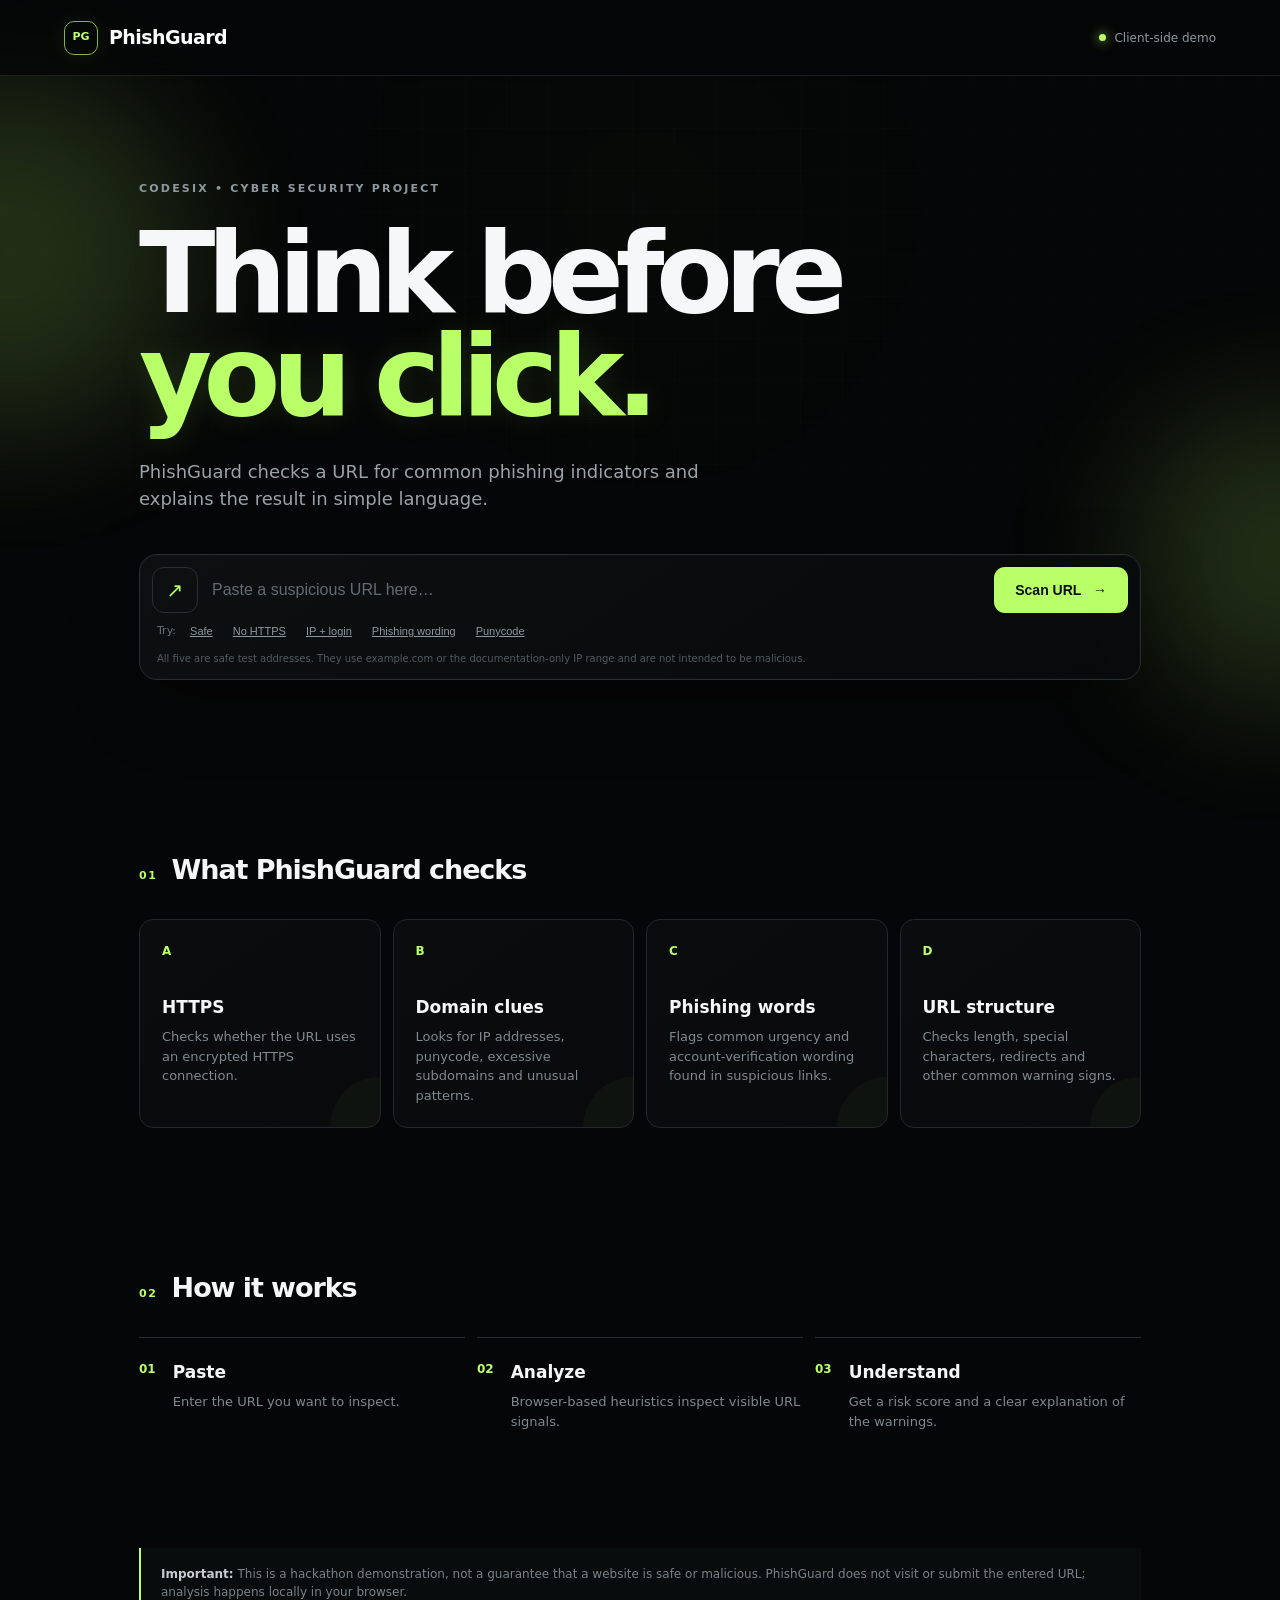
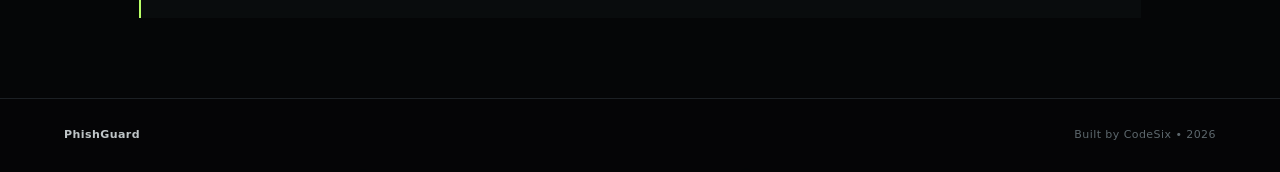
<file: index.html>
<!DOCTYPE html>
<html lang="en">
<head>
  <meta charset="UTF-8">
  <meta name="viewport" content="width=device-width, initial-scale=1.0">
  <meta name="description" content="PhishGuard - a student-friendly phishing URL awareness and analysis demo by CodeSix.">
  <title>PhishGuard | CodeSix</title>
  <link rel="stylesheet" href="style.css">
</head>
<body>
  <div class="grid-bg"></div>
  <header class="nav">
    <a class="brand" href="#top"><span class="brand-mark">PG</span><span>PhishGuard</span></a>
    <div class="nav-right"><span class="status-dot"></span> Client-side demo</div>
  </header>

  <main id="top">
    <section class="hero">
      <div class="eyebrow">CODESIX • CYBER SECURITY PROJECT</div>
      <h1>Think before<br><span>you click.</span></h1>
      <p class="hero-copy">PhishGuard checks a URL for common phishing indicators and explains the result in simple language.</p>

      <div class="scanner-card">
        <div class="input-row">
          <div class="url-icon">↗</div>
          <input id="urlInput" type="text" placeholder="Paste a suspicious URL here…" autocomplete="off" spellcheck="false">
          <button id="scanBtn">Scan URL <span>→</span></button>
        </div>
        <div class="examples">
          <span>Try:</span>
          <button data-sample="https://example.com">Safe</button>
          <button data-sample="http://example.com">No HTTPS</button>
          <button data-sample="https://192.0.2.1/login">IP + login</button>
          <button data-sample="http://account-verify.example.com/login">Phishing wording</button>
          <button data-sample="https://xn--pple-43d.example.com">Punycode</button>
        </div>
        <p class="test-note">All five are safe test addresses. They use example.com or the documentation-only IP range and are not intended to be malicious.</p>
      </div>

      <div id="result" class="result-card hidden" aria-live="polite">
        <div class="result-top">
          <div>
            <div class="result-label">SCAN RESULT</div>
            <h2 id="resultTitle">Waiting for scan</h2>
          </div>
          <div id="scoreBadge" class="score-badge">--</div>
        </div>
        <div class="meter"><div id="meterFill"></div></div>
        <p id="resultSummary" class="result-summary"></p>
        <div id="signals" class="signals"></div>
      </div>
    </section>

    <section class="features">
      <div class="section-heading"><span>01</span><h2>What PhishGuard checks</h2></div>
      <div class="feature-grid">
        <article><div class="feature-number">A</div><h3>HTTPS</h3><p>Checks whether the URL uses an encrypted HTTPS connection.</p></article>
        <article><div class="feature-number">B</div><h3>Domain clues</h3><p>Looks for IP addresses, punycode, excessive subdomains and unusual patterns.</p></article>
        <article><div class="feature-number">C</div><h3>Phishing words</h3><p>Flags common urgency and account-verification wording found in suspicious links.</p></article>
        <article><div class="feature-number">D</div><h3>URL structure</h3><p>Checks length, special characters, redirects and other common warning signs.</p></article>
      </div>
    </section>

    <section class="how">
      <div class="section-heading"><span>02</span><h2>How it works</h2></div>
      <div class="steps">
        <div class="step"><b>01</b><div><h3>Paste</h3><p>Enter the URL you want to inspect.</p></div></div>
        <div class="step"><b>02</b><div><h3>Analyze</h3><p>Browser-based heuristics inspect visible URL signals.</p></div></div>
        <div class="step"><b>03</b><div><h3>Understand</h3><p>Get a risk score and a clear explanation of the warnings.</p></div></div>
      </div>
    </section>

    <section class="disclaimer">
      <strong>Important:</strong> This is a hackathon demonstration, not a guarantee that a website is safe or malicious. PhishGuard does not visit or submit the entered URL; analysis happens locally in your browser.
    </section>
  </main>

  <footer><span>PhishGuard</span><span>Built by CodeSix • 2026</span></footer>
  <script src="script.js"></script>
</body>
</html>
</file>
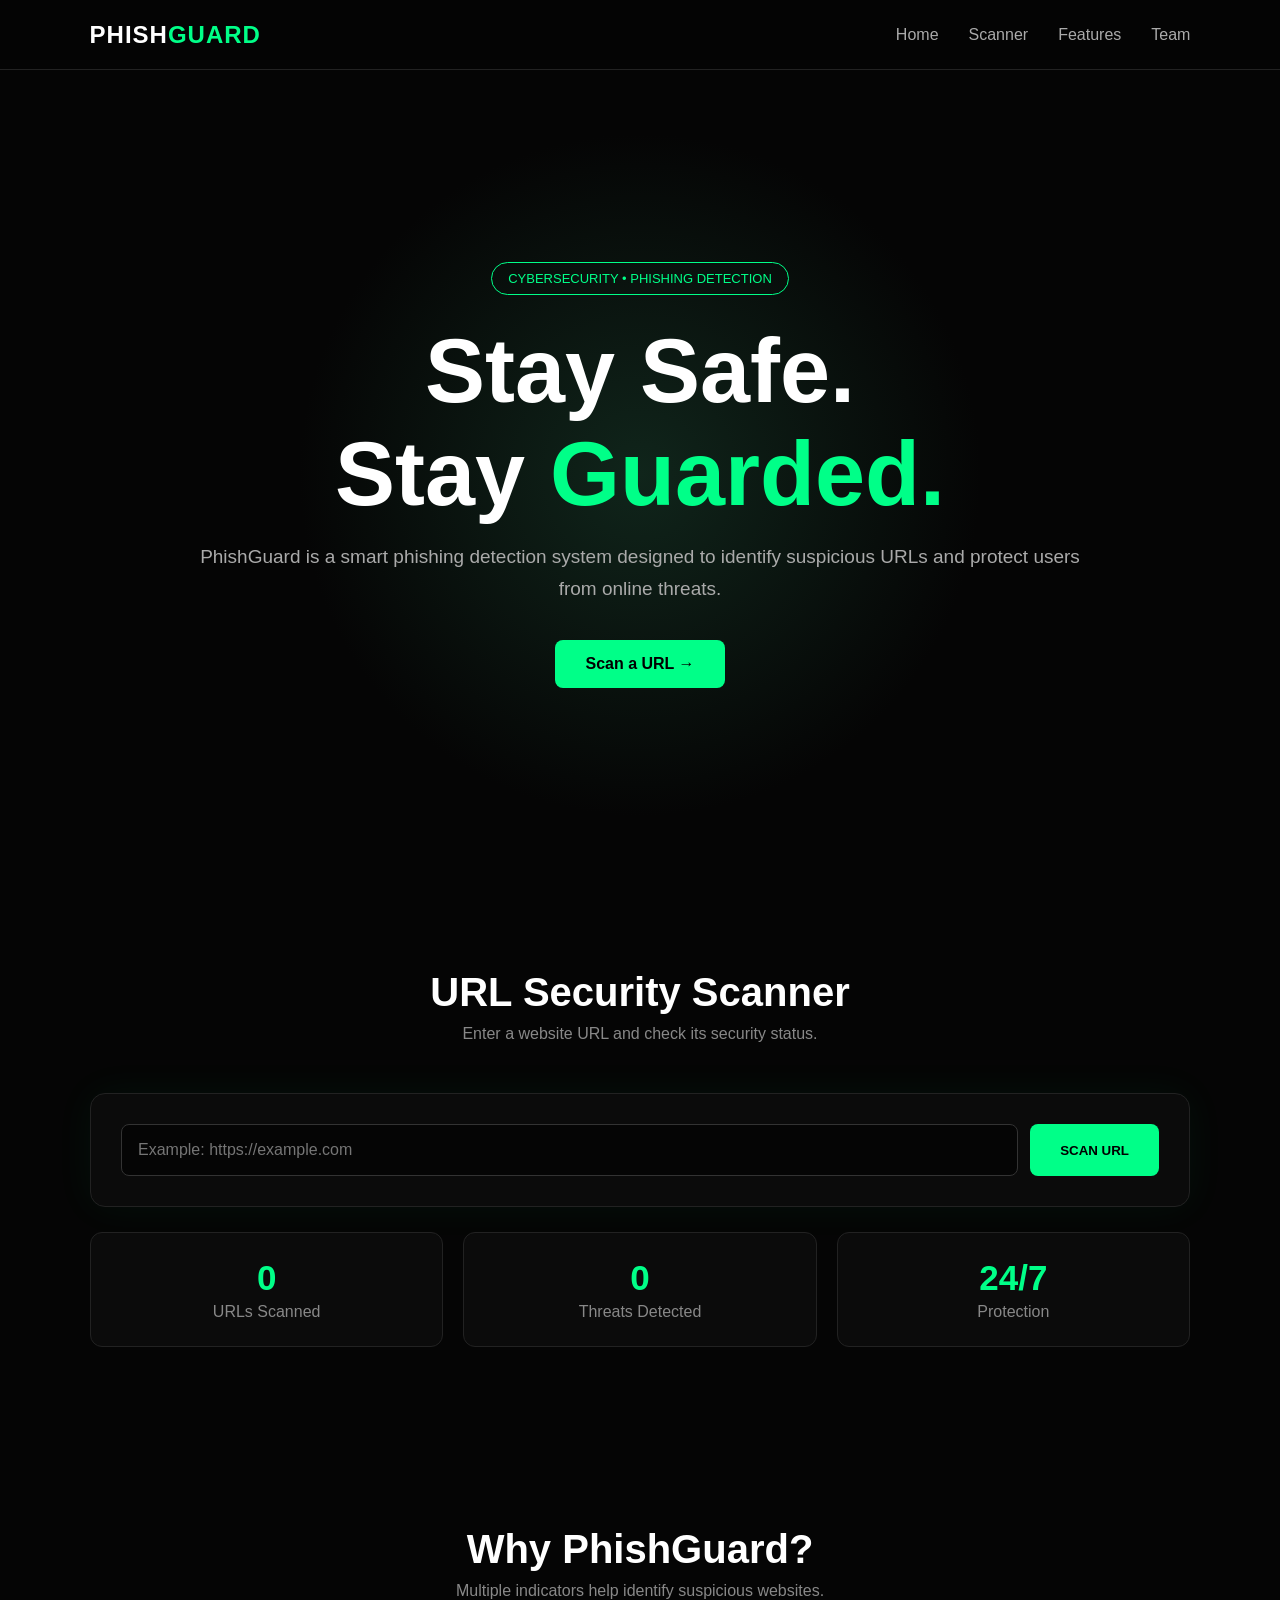
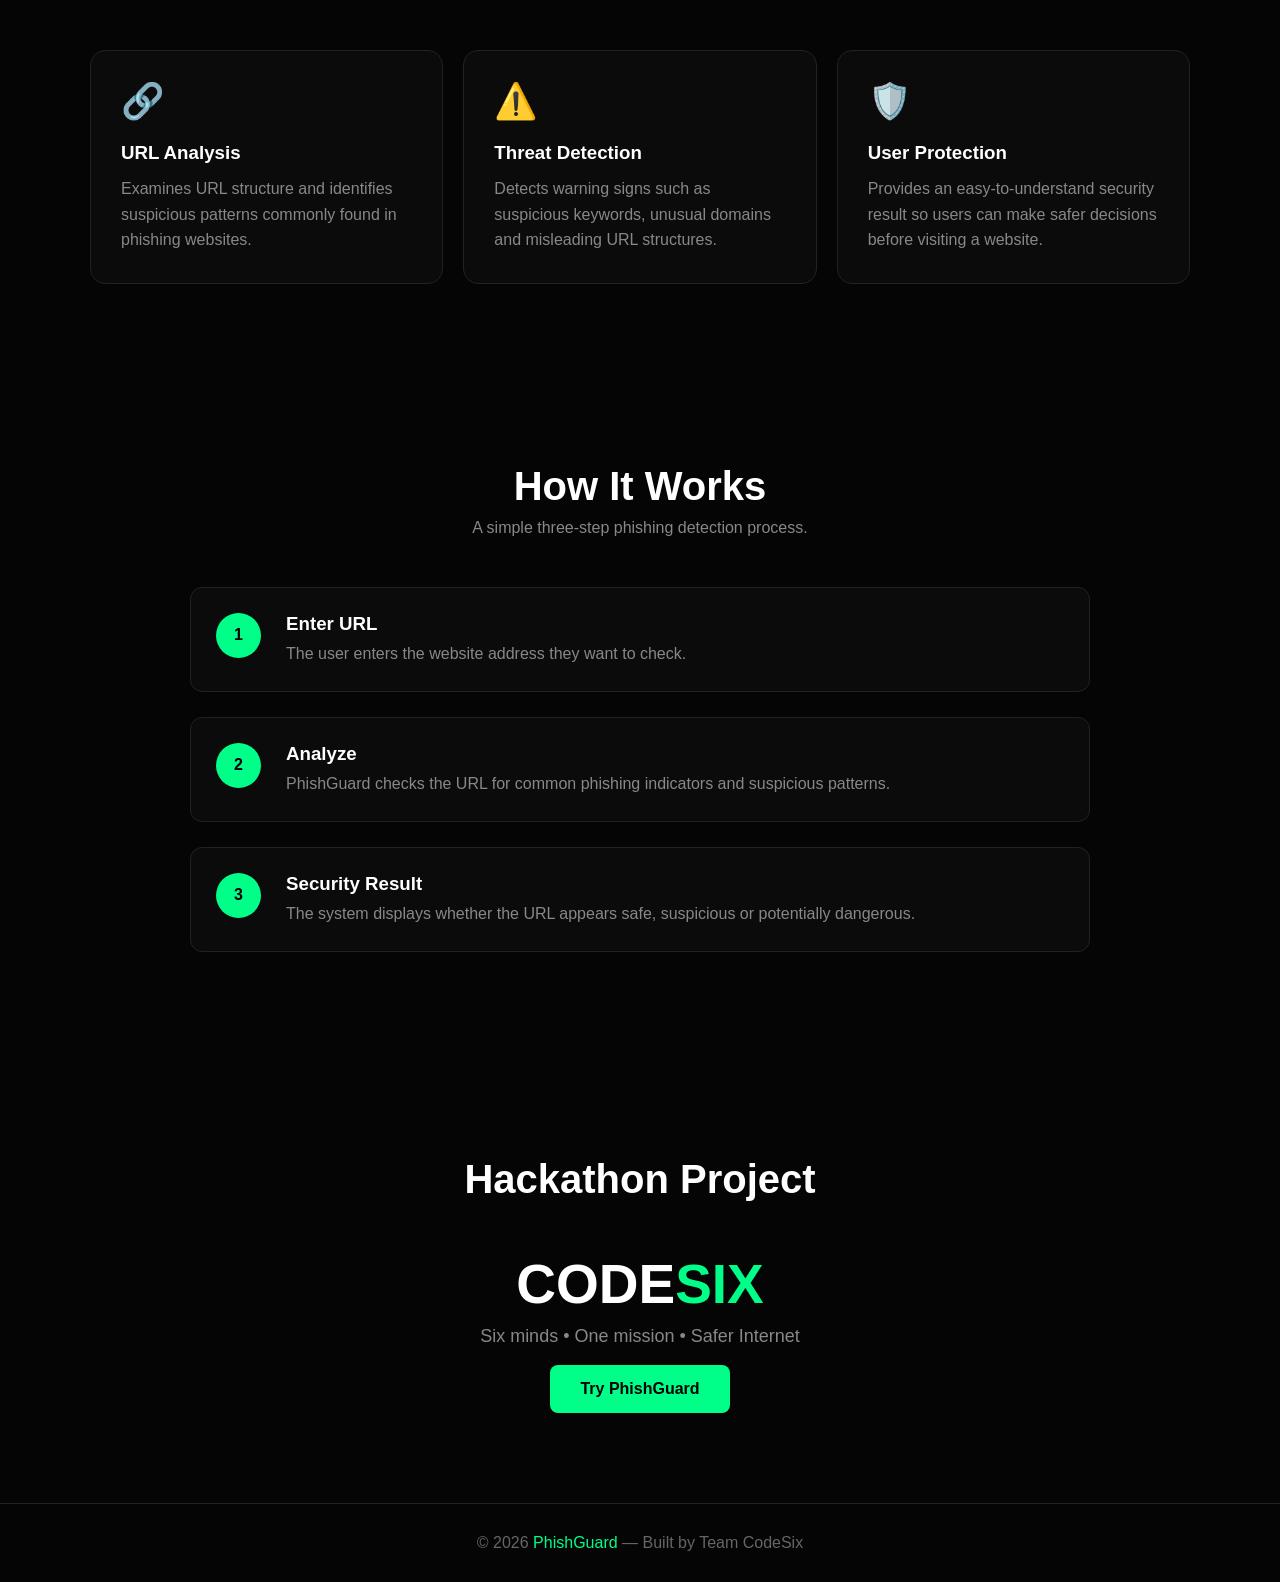
<file: codesix.html>
<!DOCTYPE html>
<html lang="en">
<head>
<meta charset="UTF-8">
<meta name="viewport" content="width=device-width, initial-scale=1.0">
<title>PhishGuard | CodeSix</title>

<style>
*{
    margin:0;
    padding:0;
    box-sizing:border-box;
    font-family:Arial, Helvetica, sans-serif;
}

html{
    scroll-behavior:smooth;
}

body{
    background:#050505;
    color:#fff;
}

/* NAVBAR */
nav{
    height:70px;
    display:flex;
    align-items:center;
    justify-content:space-between;
    padding:0 7%;
    border-bottom:1px solid #222;
    position:sticky;
    top:0;
    background:rgba(5,5,5,.95);
    z-index:1000;
}

.logo{
    font-size:24px;
    font-weight:bold;
    letter-spacing:1px;
}

.logo span{
    color:#00ff88;
}

nav ul{
    display:flex;
    gap:30px;
    list-style:none;
}

nav a{
    color:#aaa;
    text-decoration:none;
    transition:.3s;
}

nav a:hover{
    color:#00ff88;
}

/* HERO */
.hero{
    min-height:90vh;
    display:flex;
    align-items:center;
    justify-content:center;
    text-align:center;
    padding:60px 20px;
    background:
    radial-gradient(circle at center,#10251b 0%,#050505 45%);
}

.hero-content{
    max-width:900px;
}

.badge{
    display:inline-block;
    border:1px solid #00ff88;
    color:#00ff88;
    padding:8px 16px;
    border-radius:30px;
    font-size:13px;
    margin-bottom:25px;
}

.hero h1{
    font-size:clamp(50px,8vw,90px);
    margin-bottom:15px;
}

.hero h1 span{
    color:#00ff88;
}

.hero p{
    color:#aaa;
    font-size:19px;
    line-height:1.7;
    margin-bottom:35px;
}

.btn{
    display:inline-block;
    padding:15px 30px;
    border-radius:8px;
    background:#00ff88;
    color:#000;
    font-weight:bold;
    text-decoration:none;
    cursor:pointer;
    border:none;
    transition:.3s;
}

.btn:hover{
    transform:translateY(-3px);
    box-shadow:0 0 25px rgba(0,255,136,.3);
}

/* SECTIONS */
section{
    padding:90px 7%;
}

.section-title{
    text-align:center;
    margin-bottom:50px;
}

.section-title h2{
    font-size:40px;
    margin-bottom:10px;
}

.section-title p{
    color:#888;
}

/* DASHBOARD */
.dashboard{
    max-width:1100px;
    margin:auto;
}

.scan-box{
    background:#0b0b0b;
    border:1px solid #222;
    padding:30px;
    border-radius:15px;
    box-shadow:0 0 40px rgba(0,255,136,.05);
}

.input-area{
    display:flex;
    gap:12px;
}

.input-area input{
    flex:1;
    padding:16px;
    background:#050505;
    border:1px solid #333;
    border-radius:8px;
    color:white;
    font-size:16px;
    outline:none;
}

.input-area input:focus{
    border-color:#00ff88;
}

.result{
    display:none;
    margin-top:25px;
    padding:25px;
    border-radius:10px;
    border:1px solid #333;
}

.result h3{
    margin-bottom:10px;
}

.result.safe{
    border-color:#00ff88;
}

.result.warning{
    border-color:#ffaa00;
}

.result.danger{
    border-color:#ff4444;
}

.result-icon{
    font-size:40px;
    margin-bottom:10px;
}

.reasons{
    margin-top:20px;
    padding-left:20px;
    color:#bbb;
    line-height:2;
}

/* STATS */
.stats{
    display:grid;
    grid-template-columns:repeat(3,1fr);
    gap:20px;
    margin-top:25px;
}

.stat{
    background:#0b0b0b;
    border:1px solid #222;
    padding:25px;
    border-radius:12px;
    text-align:center;
}

.stat h3{
    font-size:35px;
    color:#00ff88;
}

.stat p{
    color:#888;
    margin-top:5px;
}

/* FEATURES */
.features{
    display:grid;
    grid-template-columns:repeat(3,1fr);
    gap:20px;
    max-width:1100px;
    margin:auto;
}

.card{
    background:#0b0b0b;
    border:1px solid #222;
    padding:30px;
    border-radius:15px;
    transition:.3s;
}

.card:hover{
    transform:translateY(-7px);
    border-color:#00ff88;
}

.card .icon{
    font-size:35px;
    margin-bottom:20px;
}

.card h3{
    margin-bottom:12px;
}

.card p{
    color:#888;
    line-height:1.6;
}

/* PROCESS */
.process{
    max-width:900px;
    margin:auto;
}

.step{
    display:flex;
    gap:25px;
    margin-bottom:25px;
    background:#0b0b0b;
    padding:25px;
    border:1px solid #222;
    border-radius:12px;
}

.number{
    min-width:45px;
    height:45px;
    border-radius:50%;
    background:#00ff88;
    color:#000;
    display:flex;
    align-items:center;
    justify-content:center;
    font-weight:bold;
}

.step p{
    color:#888;
    margin-top:7px;
    line-height:1.5;
}

/* TEAM */
.team{
    text-align:center;
}

.team-name{
    font-size:55px;
    font-weight:bold;
    margin-bottom:10px;
}

.team-name span{
    color:#00ff88;
}

.team p{
    color:#888;
    font-size:18px;
}

/* FOOTER */
footer{
    border-top:1px solid #222;
    text-align:center;
    padding:30px;
    color:#666;
}

footer span{
    color:#00ff88;
}

/* LOADER */
.loader{
    display:none;
    margin-top:20px;
    color:#00ff88;
}

.spinner{
    width:25px;
    height:25px;
    border:3px solid #222;
    border-top:3px solid #00ff88;
    border-radius:50%;
    animation:spin 1s linear infinite;
    display:inline-block;
    vertical-align:middle;
    margin-right:10px;
}

@keyframes spin{
    to{transform:rotate(360deg);}
}

/* RESPONSIVE */
@media(max-width:800px){

    nav ul{
        display:none;
    }

    .features,
    .stats{
        grid-template-columns:1fr;
    }

    .input-area{
        flex-direction:column;
    }

    .hero h1{
        font-size:55px;
    }

    section{
        padding:70px 5%;
    }
}
</style>
</head>

<body>

<!-- NAVBAR -->
<nav>
    <div class="logo">PHISH<span>GUARD</span></div>

    <ul>
        <li><a href="#home">Home</a></li>
        <li><a href="#scanner">Scanner</a></li>
        <li><a href="#features">Features</a></li>
        <li><a href="#team">Team</a></li>
    </ul>
</nav>


<!-- HERO -->
<section class="hero" id="home">

    <div class="hero-content">

        <div class="badge">
            CYBERSECURITY • PHISHING DETECTION
        </div>

        <h1>
            Stay Safe.<br>
            Stay <span>Guarded.</span>
        </h1>

        <p>
            PhishGuard is a smart phishing detection system
            designed to identify suspicious URLs and protect
            users from online threats.
        </p>

        <a href="#scanner" class="btn">
            Scan a URL →
        </a>

    </div>

</section>


<!-- SCANNER -->
<section id="scanner">

    <div class="section-title">
        <h2>URL Security Scanner</h2>
        <p>Enter a website URL and check its security status.</p>
    </div>

    <div class="dashboard">

        <div class="scan-box">

            <div class="input-area">

                <input
                    type="text"
                    id="urlInput"
                    placeholder="Example: https://example.com"
                >

                <button class="btn" onclick="scanURL()">
                    SCAN URL
                </button>

            </div>

            <div class="loader" id="loader">
                <div class="spinner"></div>
                Analyzing URL...
            </div>

            <div class="result" id="result">

                <div class="result-icon" id="resultIcon"></div>

                <h3 id="resultTitle"></h3>

                <p id="resultMessage"></p>

                <ul class="reasons" id="reasons"></ul>

            </div>

        </div>


        <!-- STATISTICS -->

        <div class="stats">

            <div class="stat">
                <h3 id="scanned">0</h3>
                <p>URLs Scanned</p>
            </div>

            <div class="stat">
                <h3 id="threats">0</h3>
                <p>Threats Detected</p>
            </div>

            <div class="stat">
                <h3>24/7</h3>
                <p>Protection</p>
            </div>

        </div>

    </div>

</section>


<!-- FEATURES -->
<section id="features">

    <div class="section-title">
        <h2>Why PhishGuard?</h2>
        <p>Multiple indicators help identify suspicious websites.</p>
    </div>

    <div class="features">

        <div class="card">

            <div class="icon">🔗</div>

            <h3>URL Analysis</h3>

            <p>
                Examines URL structure and identifies
                suspicious patterns commonly found in
                phishing websites.
            </p>

        </div>


        <div class="card">

            <div class="icon">⚠️</div>

            <h3>Threat Detection</h3>

            <p>
                Detects warning signs such as suspicious
                keywords, unusual domains and misleading
                URL structures.
            </p>

        </div>


        <div class="card">

            <div class="icon">🛡️</div>

            <h3>User Protection</h3>

            <p>
                Provides an easy-to-understand security
                result so users can make safer decisions
                before visiting a website.
            </p>

        </div>

    </div>

</section>


<!-- HOW IT WORKS -->
<section>

    <div class="section-title">

        <h2>How It Works</h2>

        <p>
            A simple three-step phishing detection process.
        </p>

    </div>


    <div class="process">

        <div class="step">

            <div class="number">1</div>

            <div>
                <h3>Enter URL</h3>

                <p>
                    The user enters the website address
                    they want to check.
                </p>
            </div>

        </div>


        <div class="step">

            <div class="number">2</div>

            <div>
                <h3>Analyze</h3>

                <p>
                    PhishGuard checks the URL for common
                    phishing indicators and suspicious patterns.
                </p>
            </div>

        </div>


        <div class="step">

            <div class="number">3</div>

            <div>
                <h3>Security Result</h3>

                <p>
                    The system displays whether the URL
                    appears safe, suspicious or potentially
                    dangerous.
                </p>
            </div>

        </div>

    </div>

</section>


<!-- TEAM -->
<section id="team">

    <div class="team">

        <div class="section-title">

            <h2>Hackathon Project</h2>

        </div>

        <div class="team-name">
            CODE<span>SIX</span>
        </div>

        <p>
            Six minds • One mission • Safer Internet
        </p>

        <br>

        <a href="#scanner" class="btn">
            Try PhishGuard
        </a>

    </div>

</section>


<!-- FOOTER -->
<footer>

    <p>
        © 2026 <span>PhishGuard</span> — Built by Team CodeSix
    </p>

</footer>


<script>

let scannedCount = 0;
let threatCount = 0;


/* URL SCANNER */

function scanURL(){

    const input = document.getElementById("urlInput");
    const url = input.value.trim();

    const result = document.getElementById("result");
    const loader = document.getElementById("loader");

    if(url === ""){

        alert("Please enter a URL first.");

        return;
    }


    /* Show loader */

    result.style.display = "none";
    loader.style.display = "block";


    setTimeout(function(){

        loader.style.display = "none";

        scannedCount++;

        document.getElementById("scanned").innerText =
            scannedCount;


        analyzeURL(url);

    },1200);

}


/* ANALYSIS */

function analyzeURL(url){

    const result = document.getElementById("result");

    const icon = document.getElementById("resultIcon");

    const title = document.getElementById("resultTitle");

    const message = document.getElementById("resultMessage");

    const reasons = document.getElementById("reasons");


    result.className = "result";

    reasons.innerHTML = "";


    let suspicious = false;

    let danger = false;

    let reasonList = [];


    const lowerURL = url.toLowerCase();


    /* Suspicious keywords */

    const keywords = [

        "login",

        "verify",

        "verification",

        "secure",

        "account",

        "update",

        "bank",

        "password",

        "free",

        "gift",

        "winner",

        "claim"

    ];


    keywords.forEach(function(word){

        if(lowerURL.includes(word)){

            suspicious = true;

            reasonList.push(
                "Contains suspicious keyword: " + word
            );

        }

    });


    /* IP address instead of domain */

    const ipPattern =
        /https?:\/\/(\d{1,3}\.){3}\d{1,3}/;

    if(ipPattern.test(url)){

        danger = true;

        reasonList.push(
            "URL uses an IP address instead of a normal domain."
        );

    }


    /* Too many hyphens */

    const hyphens = (url.match(/-/g) || []).length;

    if(hyphens >= 3){

        suspicious = true;

        reasonList.push(
            "Unusually high number of hyphens detected."
        );

    }


    /* @ symbol */

    if(url.includes("@")){

        danger = true;

        reasonList.push(
            "URL contains an '@' symbol, which can hide the actual destination."
        );

    }


    /* HTTP */

    if(url.startsWith("http://")){

        suspicious = true;

        reasonList.push(
            "Website does not use HTTPS encryption."
        );

    }


    /* Very long URL */

    if(url.length > 100){

        suspicious = true;

        reasonList.push(
            "URL is unusually long."
        );

    }


    /* Dangerous words */

    const dangerousWords = [

        "phishing",

        "malware",

        "hack",

        "steal",

        "credential"

    ];


    dangerousWords.forEach(function(word){

        if(lowerURL.includes(word)){

            danger = true;

            reasonList.push(
                "Contains high-risk keyword: " + word
            );

        }

    });


    /* RESULT */

    if(danger){

        result.classList.add("danger");

        icon.innerHTML = "🚨";

        title.innerText =
            "POTENTIALLY DANGEROUS";

        message.innerText =
            "PhishGuard detected multiple high-risk indicators.";

        threatCount++;

    }

    else if(suspicious){

        result.classList.add("warning");

        icon.innerHTML = "⚠️";

        title.innerText =
            "SUSPICIOUS URL";

        message.innerText =
            "The URL contains indicators commonly associated with phishing.";

        threatCount++;

    }

    else{

        result.classList.add("safe");

        icon.innerHTML = "🛡️";

        title.innerText =
            "URL APPEARS SAFE";

        message.innerText =
            "No obvious phishing indicators were detected.";

        reasonList.push(
            "No major suspicious URL patterns detected."
        );

    }


    document.getElementById("threats").innerText =
        threatCount;


    reasonList.forEach(function(reason){

        const li = document.createElement("li");

        li.innerText = reason;

        reasons.appendChild(li);

    });


    result.style.display = "block";

}


/* ENTER KEY */

document.getElementById("urlInput").addEventListener(
    "keypress",
    function(event){

        if(event.key === "Enter"){

            scanURL();

        }

    }
);

</script>

</body>
</html>
</file>
<file: style.css>
*{box-sizing:border-box}
html{scroll-behavior:smooth}
:root{--bg:#050607;--panel:#0a0d0e;--panel-2:#0d1011;--line:#252b2f;--muted:#899398;--soft:#aeb6ba;--white:#f5f7f8;--green:#b9ff67;--green-soft:rgba(185,255,103,.14);--green-glow:rgba(185,255,103,.22)}
body{margin:0;background:var(--bg);color:var(--white);font-family:Inter,ui-sans-serif,system-ui,-apple-system,BlinkMacSystemFont,"Segoe UI",sans-serif;line-height:1.5;overflow-x:hidden;position:relative}
body::before,body::after{content:"";position:fixed;pointer-events:none;z-index:0;border-radius:50%;filter:blur(70px);opacity:.16}
body::before{width:360px;height:360px;top:8%;left:-170px;background:var(--green);animation:orbFloat 13s ease-in-out infinite}
body::after{width:300px;height:300px;right:-150px;top:45%;background:var(--green);animation:orbFloat 16s ease-in-out infinite reverse}
.grid-bg{position:fixed;inset:-40px;pointer-events:none;opacity:.25;background-image:linear-gradient(rgba(255,255,255,.035) 1px,transparent 1px),linear-gradient(90deg,rgba(255,255,255,.035) 1px,transparent 1px);background-size:42px 42px;mask-image:linear-gradient(to bottom,#000 0%,#000 55%,transparent 95%);animation:gridDrift 18s linear infinite;z-index:0}
.grid-bg::after{content:"";position:absolute;inset:0;background:radial-gradient(circle at 50% 25%,rgba(185,255,103,.08),transparent 34%);animation:pulseGlow 5s ease-in-out infinite}
.nav{height:76px;border-bottom:1px solid rgba(255,255,255,.09);display:flex;align-items:center;justify-content:space-between;padding:0 clamp(20px,5vw,80px);position:relative;z-index:5;background:rgba(5,6,7,.72);backdrop-filter:blur(16px);-webkit-backdrop-filter:blur(16px)}
.brand{color:#fff;text-decoration:none;font-weight:800;letter-spacing:-.03em;display:flex;gap:11px;align-items:center;font-size:19px}.brand-mark{width:34px;height:34px;border:1px solid rgba(185,255,103,.7);border-radius:10px;display:grid;place-items:center;font-size:11px;letter-spacing:0;color:var(--green);box-shadow:0 0 22px rgba(185,255,103,.08);animation:markPulse 3s ease-in-out infinite}.nav-right{font-size:12px;color:#8f999f;display:flex;align-items:center;gap:8px}.status-dot{width:7px;height:7px;background:var(--green);border-radius:50%;box-shadow:0 0 12px var(--green);animation:statusPulse 1.8s ease-in-out infinite}
main,.features,.how,footer{position:relative;z-index:2}.hero{max-width:1050px;margin:0 auto;padding:105px 24px 100px}.eyebrow{font-size:11px;letter-spacing:.2em;color:#8e999f;font-weight:700;margin-bottom:24px;animation:fadeUp .7s ease both}.hero h1{font-size:clamp(56px,10vw,112px);line-height:.92;letter-spacing:-.075em;margin:0;max-width:850px;font-weight:850;animation:fadeUp .8s .08s ease both}.hero h1 span{color:var(--green);text-shadow:0 0 30px rgba(185,255,103,.12)}.hero-copy{max-width:620px;color:#9aa3a8;font-size:18px;margin:30px 0 42px;animation:fadeUp .8s .16s ease both}
.scanner-card,.result-card{border:1px solid #272d31;background:linear-gradient(145deg,rgba(14,17,18,.92),rgba(8,10,11,.88));border-radius:18px;box-shadow:0 25px 70px rgba(0,0,0,.3),0 0 0 1px rgba(255,255,255,.015) inset;position:relative;overflow:hidden}.scanner-card::before,.result-card::before{content:"";position:absolute;inset:0;background:linear-gradient(115deg,transparent 20%,rgba(185,255,103,.045) 48%,transparent 72%);transform:translateX(-120%);animation:sheen 7s ease-in-out infinite;pointer-events:none}.scanner-card{padding:12px;animation:fadeUp .8s .24s ease both}.input-row{display:flex;align-items:center;gap:10px}.url-icon{width:46px;height:46px;border:1px solid #282e32;border-radius:12px;display:grid;place-items:center;color:var(--green);font-size:20px;flex:none;transition:.25s ease}.scanner-card:focus-within .url-icon{border-color:rgba(185,255,103,.6);box-shadow:0 0 20px rgba(185,255,103,.08);transform:rotate(-3deg)}.input-row input{min-width:0;flex:1;background:transparent;border:0;outline:0;color:#fff;font-size:16px;padding:14px 4px}.input-row input::placeholder{color:#626b70}.input-row button{border:1px solid rgba(185,255,103,.2);background:var(--green);color:#081006;font-weight:800;border-radius:11px;padding:14px 20px;cursor:pointer;font-size:14px;white-space:nowrap;transition:transform .2s ease,filter .2s ease,box-shadow .2s ease}.input-row button:hover{filter:brightness(1.08);transform:translateY(-2px);box-shadow:0 10px 30px rgba(185,255,103,.13)}.input-row button:active{transform:translateY(0)}.input-row button span{margin-left:8px}.input-row button.scanning{pointer-events:none;animation:scanButton 1s ease-in-out infinite}.examples{display:flex;align-items:center;gap:8px;padding:10px 5px 3px;color:#657075;font-size:11px;flex-wrap:wrap}.examples button{background:none;border:0;color:#8d989d;text-decoration:underline;cursor:pointer;font-size:11px;transition:color .2s ease}.examples button:hover{color:var(--green)}.test-note{font-size:10px;color:#515b60;margin:9px 5px 1px}
.result-card{margin-top:18px;padding:24px;animation:resultIn .5s ease both}.hidden{display:none}.result-top{display:flex;justify-content:space-between;gap:20px;align-items:center}.result-label{font-size:10px;letter-spacing:.18em;color:#697277;font-weight:800}.result-top h2{font-size:25px;margin:4px 0 0;letter-spacing:-.03em}.score-badge{border:1px solid #363c40;border-radius:12px;padding:10px 14px;font-weight:900;min-width:68px;text-align:center;transition:.3s ease}.result-card.result-ready .score-badge{box-shadow:0 0 24px rgba(185,255,103,.08)}.meter{height:7px;background:#202528;border-radius:99px;overflow:hidden;margin:20px 0 14px;box-shadow:inset 0 1px 2px rgba(0,0,0,.4)}.meter div{height:100%;width:0;border-radius:99px;background:linear-gradient(90deg,#8fdb45,var(--green));box-shadow:0 0 16px rgba(185,255,103,.3);transition:width .75s cubic-bezier(.2,.8,.2,1)}.result-summary{color:#a6afb3;margin:0 0 16px}.signals{display:grid;grid-template-columns:repeat(auto-fit,minmax(220px,1fr));gap:9px}.signal{border:1px solid #252b2f;border-radius:10px;padding:11px 12px;font-size:12px;color:#aab2b6;background:rgba(255,255,255,.012);transition:transform .2s ease,border-color .2s ease,background .2s ease;animation:signalIn .45s ease both}.signal:hover{transform:translateY(-2px);border-color:rgba(185,255,103,.3);background:rgba(185,255,103,.025)}.signal strong{display:block;color:#f2f4f5;margin-bottom:2px}
.features,.how{max-width:1050px;margin:0 auto;padding:70px 24px}.section-heading{display:flex;gap:14px;align-items:baseline;margin-bottom:28px}.section-heading span{font-size:11px;color:var(--green);font-weight:800;letter-spacing:.15em}.section-heading h2{font-size:27px;letter-spacing:-.04em;margin:0}.feature-grid{display:grid;grid-template-columns:repeat(4,1fr);gap:12px}.feature-grid article{border:1px solid #22282c;border-radius:14px;padding:22px;background:linear-gradient(145deg,#0a0c0d,#080a0b);min-height:190px;transition:transform .3s ease,border-color .3s ease,box-shadow .3s ease;position:relative;overflow:hidden}.feature-grid article::after{content:"";position:absolute;width:100px;height:100px;right:-50px;bottom:-50px;border-radius:50%;background:var(--green);opacity:.035;transition:transform .4s ease}.feature-grid article:hover{transform:translateY(-6px);border-color:rgba(185,255,103,.25);box-shadow:0 18px 45px rgba(0,0,0,.22)}.feature-grid article:hover::after{transform:scale(2.2)}.feature-number{font-size:12px;color:var(--green);font-weight:900;margin-bottom:35px}.feature-grid h3,.step h3{margin:0 0 7px;font-size:17px}.feature-grid p,.step p{margin:0;color:#7f898e;font-size:13px}.steps{display:grid;grid-template-columns:repeat(3,1fr);gap:12px}.step{display:flex;gap:17px;border-top:1px solid #282e32;padding:22px 0;transition:transform .25s ease}.step:hover{transform:translateX(5px)}.step>b{color:var(--green);font-size:12px}.disclaimer{max-width:1002px;margin:25px auto 80px;padding:17px 20px;border-left:2px solid var(--green);background:rgba(11,14,15,.82);color:#788388;font-size:12px;position:relative;z-index:2}.disclaimer strong{color:#c6cdd0}footer{border-top:1px solid #1c2024;padding:28px clamp(20px,5vw,80px);display:flex;justify-content:space-between;color:#5e686d;font-size:11px;letter-spacing:.04em;background:rgba(5,6,7,.6)}footer span:first-child{color:#bfc5c7;font-weight:800}
.particle{position:fixed;width:3px;height:3px;border-radius:50%;background:var(--green);opacity:.25;pointer-events:none;z-index:1;box-shadow:0 0 10px rgba(185,255,103,.35);animation:particleDrift var(--duration) linear infinite;animation-delay:var(--delay)}
@keyframes gridDrift{from{background-position:0 0,0 0}to{background-position:0 42px,42px 0}}@keyframes pulseGlow{0%,100%{opacity:.35;transform:scale(.95)}50%{opacity:.8;transform:scale(1.05)}}@keyframes orbFloat{0%,100%{transform:translate3d(0,0,0)}50%{transform:translate3d(80px,45px,0)}}@keyframes markPulse{0%,100%{box-shadow:0 0 22px rgba(185,255,103,.06)}50%{box-shadow:0 0 28px rgba(185,255,103,.18)}}@keyframes statusPulse{0%,100%{opacity:.5;transform:scale(.85)}50%{opacity:1;transform:scale(1.15)}}@keyframes sheen{0%,65%,100%{transform:translateX(-120%)}78%{transform:translateX(120%)}}@keyframes fadeUp{from{opacity:0;transform:translateY(18px)}to{opacity:1;transform:translateY(0)}}@keyframes resultIn{from{opacity:0;transform:translateY(10px) scale(.99)}to{opacity:1;transform:translateY(0) scale(1)}}@keyframes signalIn{from{opacity:0;transform:translateY(8px)}to{opacity:1;transform:translateY(0)}}@keyframes scanButton{0%,100%{box-shadow:0 0 0 rgba(185,255,103,0)}50%{box-shadow:0 0 28px rgba(185,255,103,.25)}}@keyframes particleDrift{0%{transform:translate3d(0,105vh,0) scale(.6);opacity:0}12%{opacity:.3}88%{opacity:.2}100%{transform:translate3d(var(--drift),-10vh,0) scale(1.1);opacity:0}}
@media(max-width:760px){.nav-right{display:none}.hero{padding-top:70px}.input-row{flex-wrap:wrap}.input-row input{width:calc(100% - 60px)}.input-row button{width:100%}.feature-grid{grid-template-columns:1fr 1fr}.steps{grid-template-columns:1fr}.disclaimer{margin-left:24px;margin-right:24px}}@media(max-width:480px){.feature-grid{grid-template-columns:1fr}.hero h1{font-size:58px}.hero-copy{font-size:16px}.examples{flex-wrap:wrap}.scanner-card{border-radius:15px}.result-card{padding:19px}.result-top h2{font-size:21px}}
@media(prefers-reduced-motion:reduce){*,*::before,*::after{animation-duration:.01ms!important;animation-iteration-count:1!important;scroll-behavior:auto!important;transition-duration:.01ms!important}}
</file>
